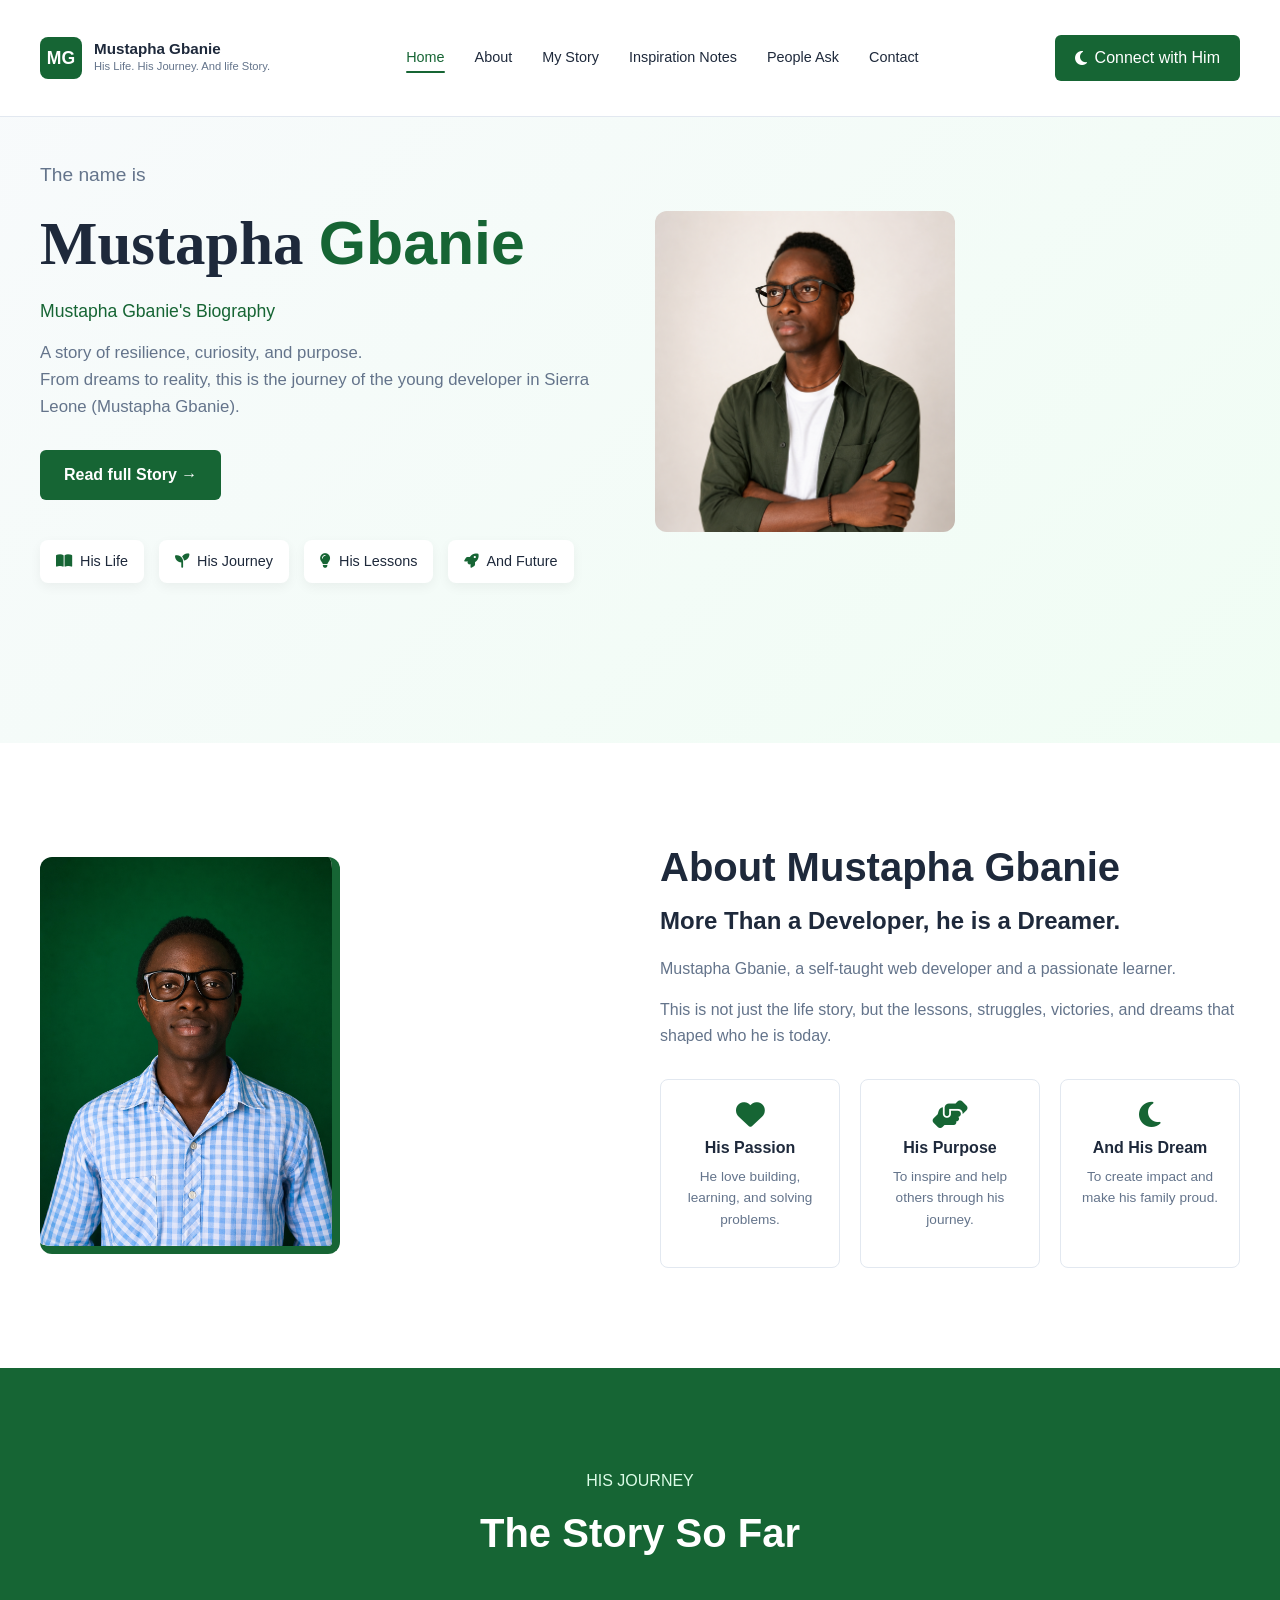
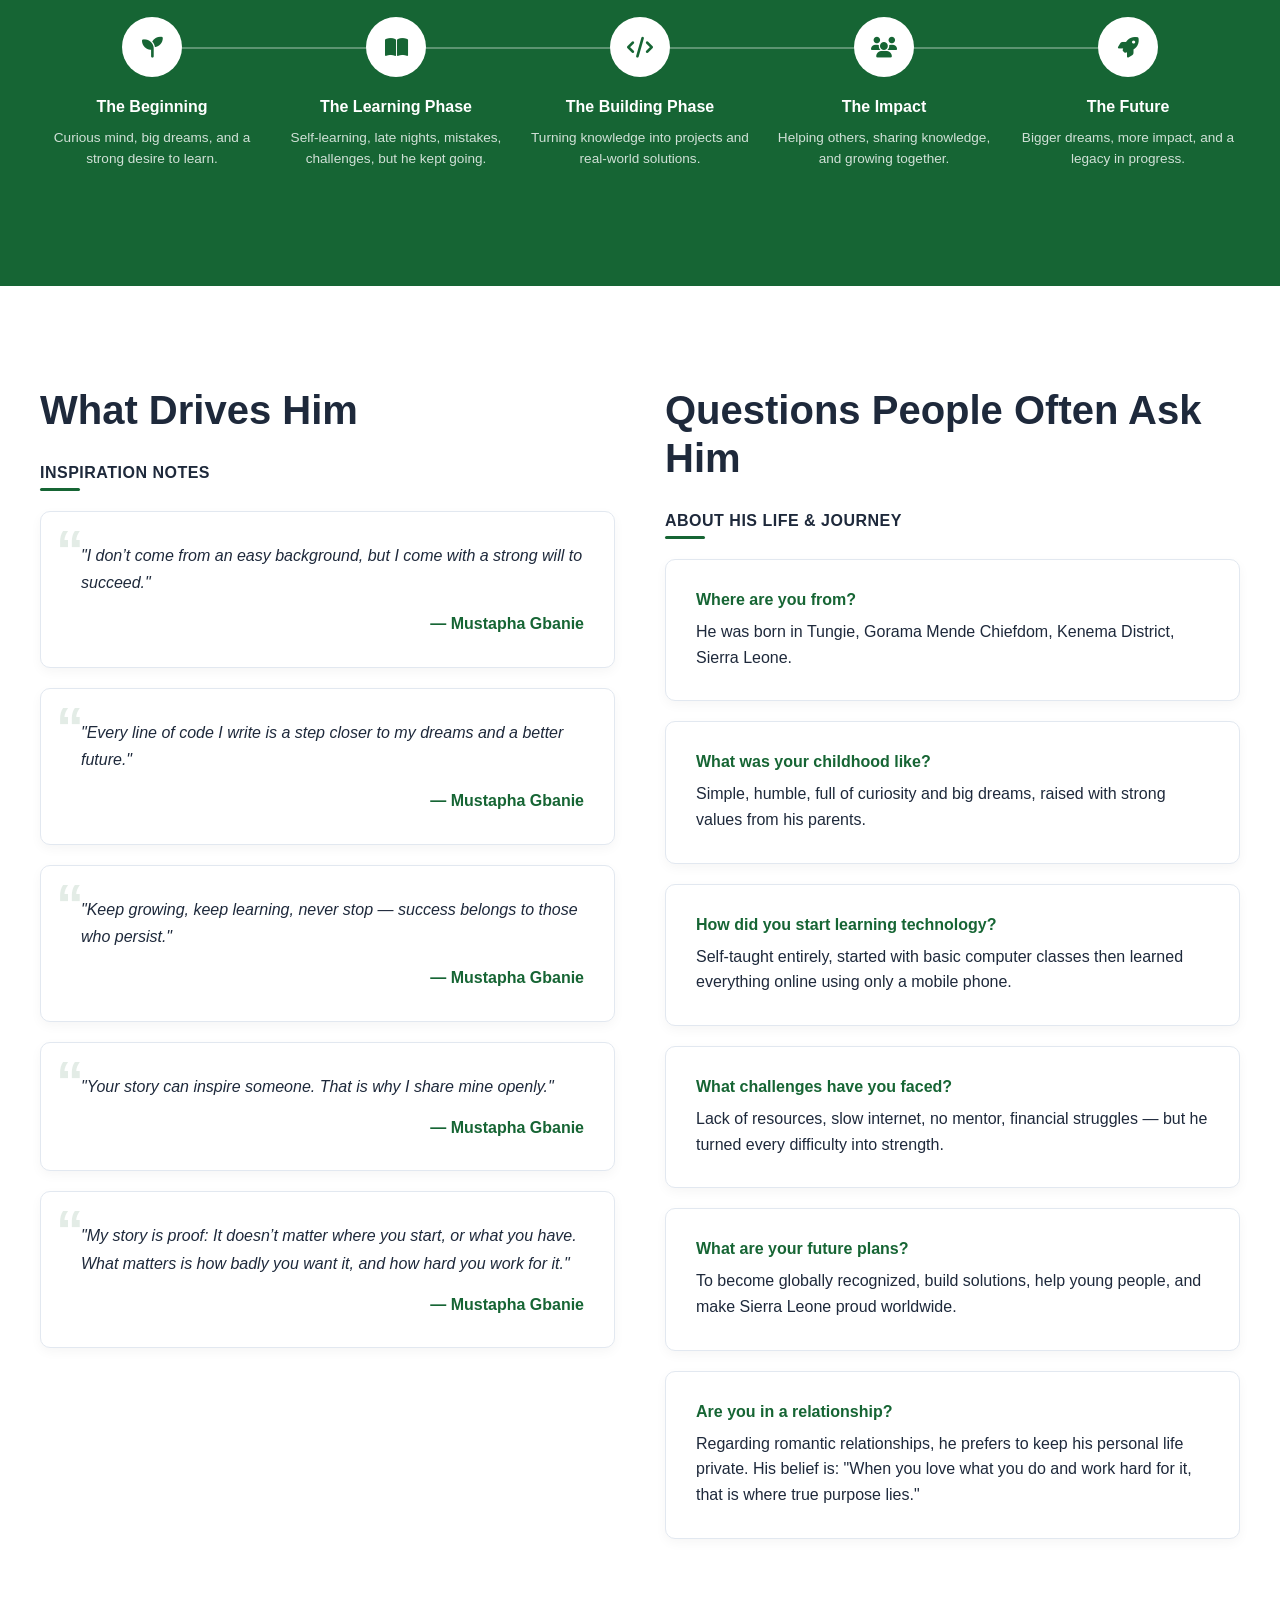
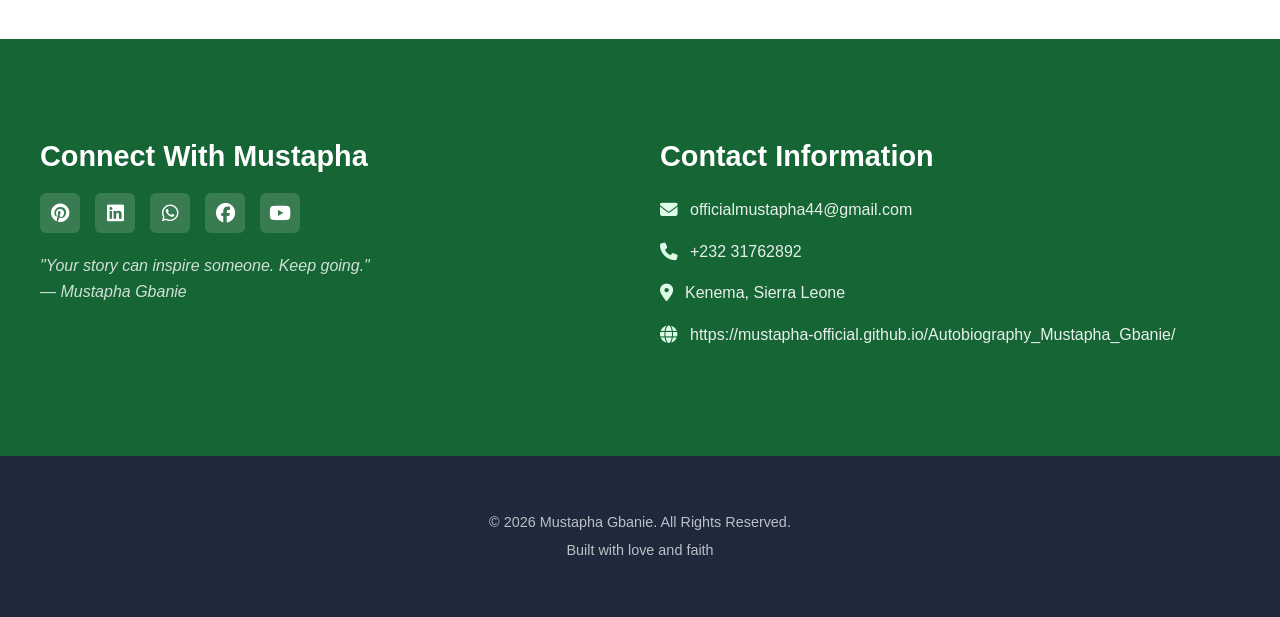
<file: index.html>
<!DOCTYPE html>
<html lang="en">
<head>
    <meta charset="UTF-8">
    <meta name="viewport" content="width=device-width, initial-scale=1.0">
    <meta name="google-site-verification" content="kUoNEZyaHHgk7iwT_O8pBj2s8zlIZLvoUZk-4N_OeV8" />
    <meta name="language" content="en">
    <meta name="author" content="Mustapha Gbanie">
    <meta name="robots" content="index, follow, max-image-preview:large, max-snippet:-1, max-video-preview:-1">
    <link rel="canonical" href="https://mustapha-official.github.io/Biography_Mustapha_Gbanie/">
    <meta name="msvalidate.01" content="C5AD6FC75478C789AB853C7C9F8C9426" />

    <title>Mustapha Gbanie | His Life, His Journey, And Story</title>
    <meta name="description" content="Mustapha Gbanie — Self-taught web developer from Sierra Leone. Built everything on mobile phone. A story of resilience, curiosity, purpose and success. Read my full biography here.">
    <meta name="keywords" content="Mustapha Gbanie, biography, web developer Sierra Leone, self taught developer, coding on mobile, my life story, Kenema, Sierra Leone tech, inspiration, success story">

    <meta property="og:title" content="Mustapha Gbanie — His Life, His Journey, And Story">
    <meta property="og:description" content="From nothing to global visibility. Self-taught developer, built all skills only on mobile phone. Story of faith, hard work and big dreams.">
    <meta property="og:type" content="website">
    <meta property="og:url" content="https://mustapha-official.github.io/Biography_Mustapha_Gbanie/">
    <meta property="og:site_name" content="Mustapha Gbanie | Official Biography">
    <meta property="og:image" content="profile.webp">
    <meta property="og:image:width" content="1200">
    <meta property="og:image:height" content="630">
    <meta property="og:locale" content="en_US">
    <link rel="stylesheet" href="style.css">
    <link rel="stylesheet" href="https://cdnjs.cloudflare.com/ajax/libs/font-awesome/6.4.0/css/all.min.css">
    <link rel="website icon" href="icon.jpg" />

</head>
<body>

<!--  HEADER -->
<header class="header">
    <div class="container">
        <div class="nav-wrapper">
            <div class="logo">
                <span class="logo-icon">MG</span>
                <div class="logo-text">
                    <h3>Mustapha Gbanie</h3>
                    <p>His Life. His Journey. And life Story.</p>
                </div>
            </div>

            <nav class="navbar">
                <a href="#" class="active">Home</a>
                <a href="#about">About</a>
                <a href="story.html">My Story</a>
                <a href="#inspiration">Inspiration Notes</a>
                <a href="#faq">People Ask</a>
                <a href="#contact">Contact</a>
            </nav>

            <a href="https://whatsapp.com/channel/0029VbCwWJ9ADTODLzw57G2C" class="connect-btn">
                <i class="fa-solid fa-moon"></i> Connect with Him
            </a>

            <button class="menu-toggle" id="menuToggle">
                <i class="fa-solid fa-bars"></i>
            </button>
        </div>
    </div>

    <!-- MOBILE DROPDOWN MENU -->
    <div class="mobile-menu" id="mobileMenu">
        <a href="#" class="active">Home</a>
        <a href="#about">About</a>
        <a href="story.html">My Story</a>
        <a href="#inspiration">Inspiration Notes</a>
        <a href="#faq">People Ask</a>
        <a href="#contact">Contact</a>
    </div>
</header>

<!-- HERO SECTION -->
<section class="hero">
    <div class="container hero-grid">
        <div class="hero-content">
            <p class="greet">The name is </p>
            <h1 style="font-family: Times New Roman;">Mustapha <span>Gbanie</span></h1>
            <p class="tagline">Mustapha Gbanie's Biography</p>
            <p class="hero-desc">
                A story of resilience, curiosity, and purpose.<br>
                From dreams to reality, this is the journey of the young developer in Sierra Leone (Mustapha Gbanie).
            </p>
            <a href="story.html" class="primary-btn">Read full Story →</a>

            <div class="hero-tabs">
                <div class="tab-item">
                    <i class="fa-solid fa-book-open"></i>
                    <span>His Life</span>
                </div>
                <div class="tab-item">
                    <i class="fa-solid fa-seedling"></i>
                    <span>His Journey</span>
                </div>
                <div class="tab-item">
                    <i class="fa-solid fa-lightbulb"></i>
                    <span>His Lessons</span>
                </div>
                <div class="tab-item">
                    <i class="fa-solid fa-rocket"></i>
                    <span>And Future</span>
                </div>
            </div>
        </div>
        <div class="hero-img">
            <img src="profile.webp" alt="Profile">
        </div>
    </div>
</section>

<!--  ABOUT ME SECTION -->
<section class="about" id="about">
    <div class="container about-grid">
        <div class="about-img">
            <img src="about.webp" alt="Mustapha Gbanie - Growing Every Day">
        </div>
        <div class="about-content">
            <h2>About Mustapha Gbanie</h2>
            <h3>More Than a Developer, he is a Dreamer.</h3>
            <p>
                Mustapha Gbanie, a self-taught web developer and a passionate learner.
            </p>
            <p>
                This is not just the life story, but the lessons, struggles, victories, and dreams that shaped who he is today.
            </p>

            <div class="about-features">
                <div class="feature-card">
                    <i class="fa-solid fa-heart"></i>
                    <h4>His Passion</h4>
                    <p>He love building, learning, and solving problems.</p>
                </div>
                <div class="feature-card">
                    <i class="fa-solid fa-hands-helping"></i>
                    <h4>His Purpose</h4>
                    <p>To inspire and help others through his journey.</p>
                </div>
                <div class="feature-card">
                    <i class="fa-solid fa-moon"></i>
                    <h4>And His Dream</h4>
                    <p>To create impact and make his family proud.</p>
                </div>
            </div>
        </div>
    </div>
</section>

<!--  MY JOURNEY TIMELINE -->
<section class="journey">
    <div class="container">
        <div class="section-heading center">
            <p>HIS JOURNEY</p>
            <h2>The Story So Far</h2>
        </div>

        <div class="timeline">
            <div class="timeline-item">
                <div class="timeline-icon"><i class="fa-solid fa-seedling"></i></div>
                <h4>The Beginning</h4>
                <p>Curious mind, big dreams, and a strong desire to learn.</p>
            </div>
            <div class="timeline-item">
                <div class="timeline-icon"><i class="fa-solid fa-book-open"></i></div>
                <h4>The Learning Phase</h4>
                <p>Self-learning, late nights, mistakes, challenges, but he kept going.</p>
            </div>
            <div class="timeline-item">
                <div class="timeline-icon"><i class="fa-solid fa-code"></i></div>
                <h4>The Building Phase</h4>
                <p>Turning knowledge into projects and real-world solutions.</p>
            </div>
            <div class="timeline-item">
                <div class="timeline-icon"><i class="fa-solid fa-users"></i></div>
                <h4>The Impact</h4>
                <p>Helping others, sharing knowledge, and growing together.</p>
            </div>
            <div class="timeline-item">
                <div class="timeline-icon"><i class="fa-solid fa-rocket"></i></div>
                <h4>The Future</h4>
                <p>Bigger dreams, more impact, and a legacy in progress.</p>
            </div>
        </div>
    </div>
</section>

<!--  INSPIRATION & QUESTIONS SECTION -->
<section class="inspiration" id="inspiration">
    <div class="container insp-grid">
        <!-- 📌 LEFT SIDE: INSPIRATION NOTES -->
        <div class="insp-left">
            <h2>What Drives Him</h2>
            <p class="sub-heading">Inspiration Notes</p>

            <div class="notes-container">
                <!-- Note 1 -->
                <div class="note-card">
                    <span class="quote-icon">“</span>
                    <p>"I don’t come from an easy background, but I come with a strong will to succeed."</p>
                    <span class="author">— Mustapha Gbanie</span>
                </div>

                <!-- Note 2 -->
                <div class="note-card">
                    <span class="quote-icon">“</span>
                    <p>"Every line of code I write is a step closer to my dreams and a better future."</p>
                    <span class="author">— Mustapha Gbanie</span>
                </div>

                <!-- Note 3 -->
                <div class="note-card">
                    <span class="quote-icon">“</span>
                    <p>"Keep growing, keep learning, never stop — success belongs to those who persist."</p>
                    <span class="author">— Mustapha Gbanie</span>
                </div>

                <!-- Note 4 -->
                <div class="note-card">
                    <span class="quote-icon">“</span>
                    <p>"Your story can inspire someone. That is why I share mine openly."</p>
                    <span class="author">— Mustapha Gbanie</span>
                </div>

                <!-- Note 5 -->
                <div class="note-card">
                    <span class="quote-icon">“</span>
                    <p>"My story is proof: It doesn’t matter where you start, or what you have. What matters is how badly you want it, and how hard you work for it."</p>
                    <span class="author">— Mustapha Gbanie</span>
                </div>
            </div>
        </div>

        <!-- 📌 RIGHT SIDE: COMMON QUESTIONS -->
        <div class="faq-right" id="faq">
            <h2>Questions People Often Ask Him</h2>
            <p class="sub-heading">About His Life & Journey</p>

            <div class="faq-container">
                <!-- Question 1 -->
                <div class="faq-card">
                    <h4>Where are you from?</h4>
                    <p>He was born in Tungie, Gorama Mende Chiefdom, Kenema District, Sierra Leone.</p>
                </div>

                <!-- Question 2 -->
                <div class="faq-card">
                    <h4>What was your childhood like?</h4>
                    <p>Simple, humble, full of curiosity and big dreams, raised with strong values from his parents.</p>
                </div>

                <!-- Question 3 -->
                <div class="faq-card">
                    <h4>How did you start learning technology?</h4>
                    <p>Self-taught entirely, started with basic computer classes then learned everything online using only a mobile phone.</p>
                </div>

                <!-- Question 4 -->
                <div class="faq-card">
                    <h4>What challenges have you faced?</h4>
                    <p>Lack of resources, slow internet, no mentor, financial struggles — but he turned every difficulty into strength.</p>
                </div>

                <!-- Question 5 -->
                <div class="faq-card">
                    <h4>What are your future plans?</h4>
                    <p>To become globally recognized, build solutions, help young people, and make Sierra Leone proud worldwide.</p>
                </div>

                <!-- Question 6 -->
                <div class="faq-card">
                    <h4>Are you in a relationship?</h4>
                    <p>Regarding romantic relationships, he prefers to keep his personal life private. His belief is: "When you love what you do and work hard for it, that is where true purpose lies."</p>
                </div>
            </div>
        </div>
    </div>
</section>




<!--  CONTACT SECTION -->
<section class="contact" id="contact">
    <div class="container contact-grid">
        <div class="contact-left">
            <h3>Connect With Mustapha</h3>
            <div class="social-links">
                <a href="https://pin.it/5mCDcfsTW"><i class="fa-brands fa-pinterest"></i></a>
                
                <a href="https://www.linkedin.com/in/mustapha-gbanie-friendly-dev"><i class="fa-brands fa-linkedin"></i></a>
                
                <a href="https://wa.me/23231762892"><i class="fa-brands fa-whatsapp"></i></a>
                
                <a href="https://www.facebook.com/profile.php?id=61588962786973"><i class="fa-brands fa-facebook"></i></a>
                
                <a href="https://www.youtube.com/@Dr.Kabeer"><i class="fa-brands fa-youtube"></i></a>
            </div>
            <p class="quote">
                "Your story can inspire someone. Keep going."<br>
                — Mustapha Gbanie
            </p>
        </div>

        <div class="contact-right">
            <h3>Contact Information</h3>
            <ul class="contact-info">
                <li><i class="fa-solid fa-envelope"></i> officialmustapha44@gmail.com</li>
                
                <li><i class="fa-solid fa-phone"></i> +232 31762892</li>
                
                <li><i class="fa-solid fa-location-dot"></i> Kenema, Sierra Leone</li>
                
                <li><i class="fa-solid fa-globe"></i> https://mustapha-official.github.io/Autobiography_Mustapha_Gbanie/</li>
            </ul>
        </div>
    </div>
</section>

<!--  FOOTER -->
<footer class="footer">
    <div class="container">
        <p>&copy; 2026 Mustapha Gbanie. All Rights Reserved.</p>
        <p>Built with love and faith</p>
    </div>
</footer>

<script src="script.js"></script>
</body>
</html>
</file>
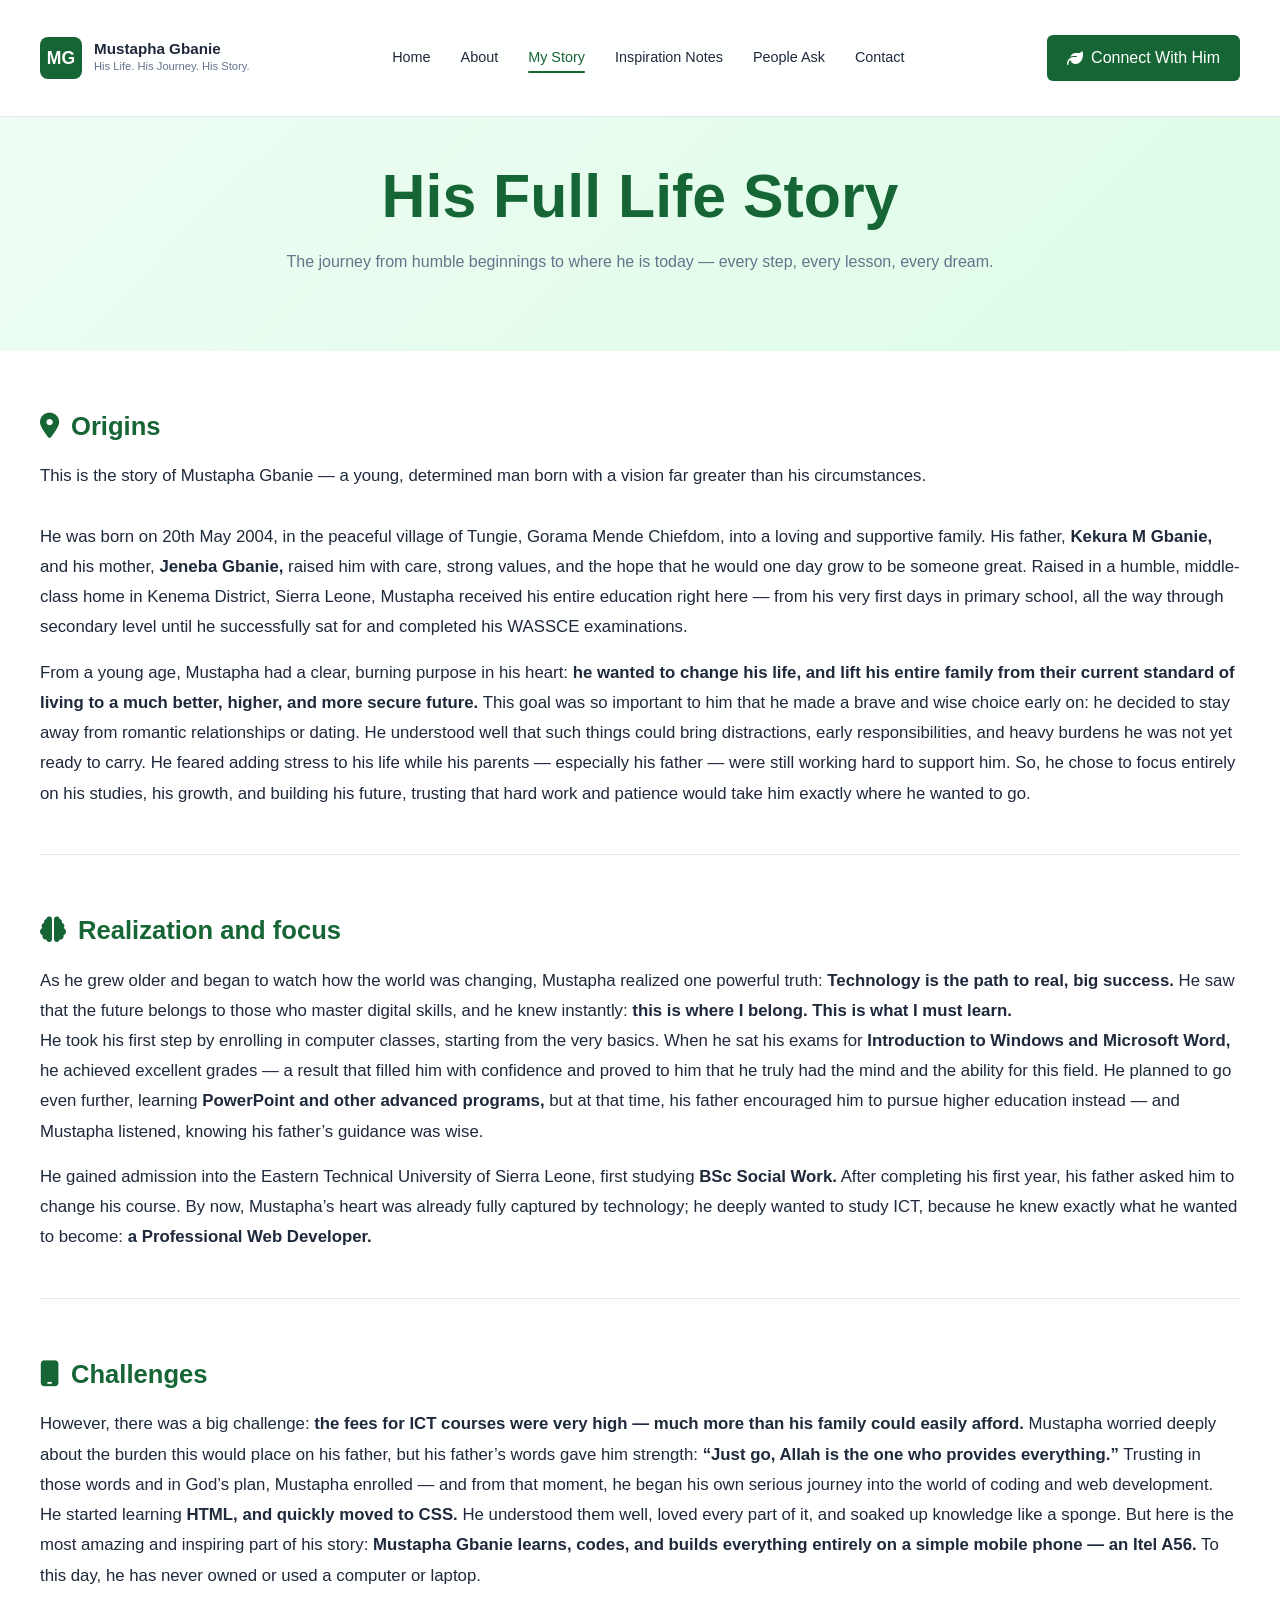
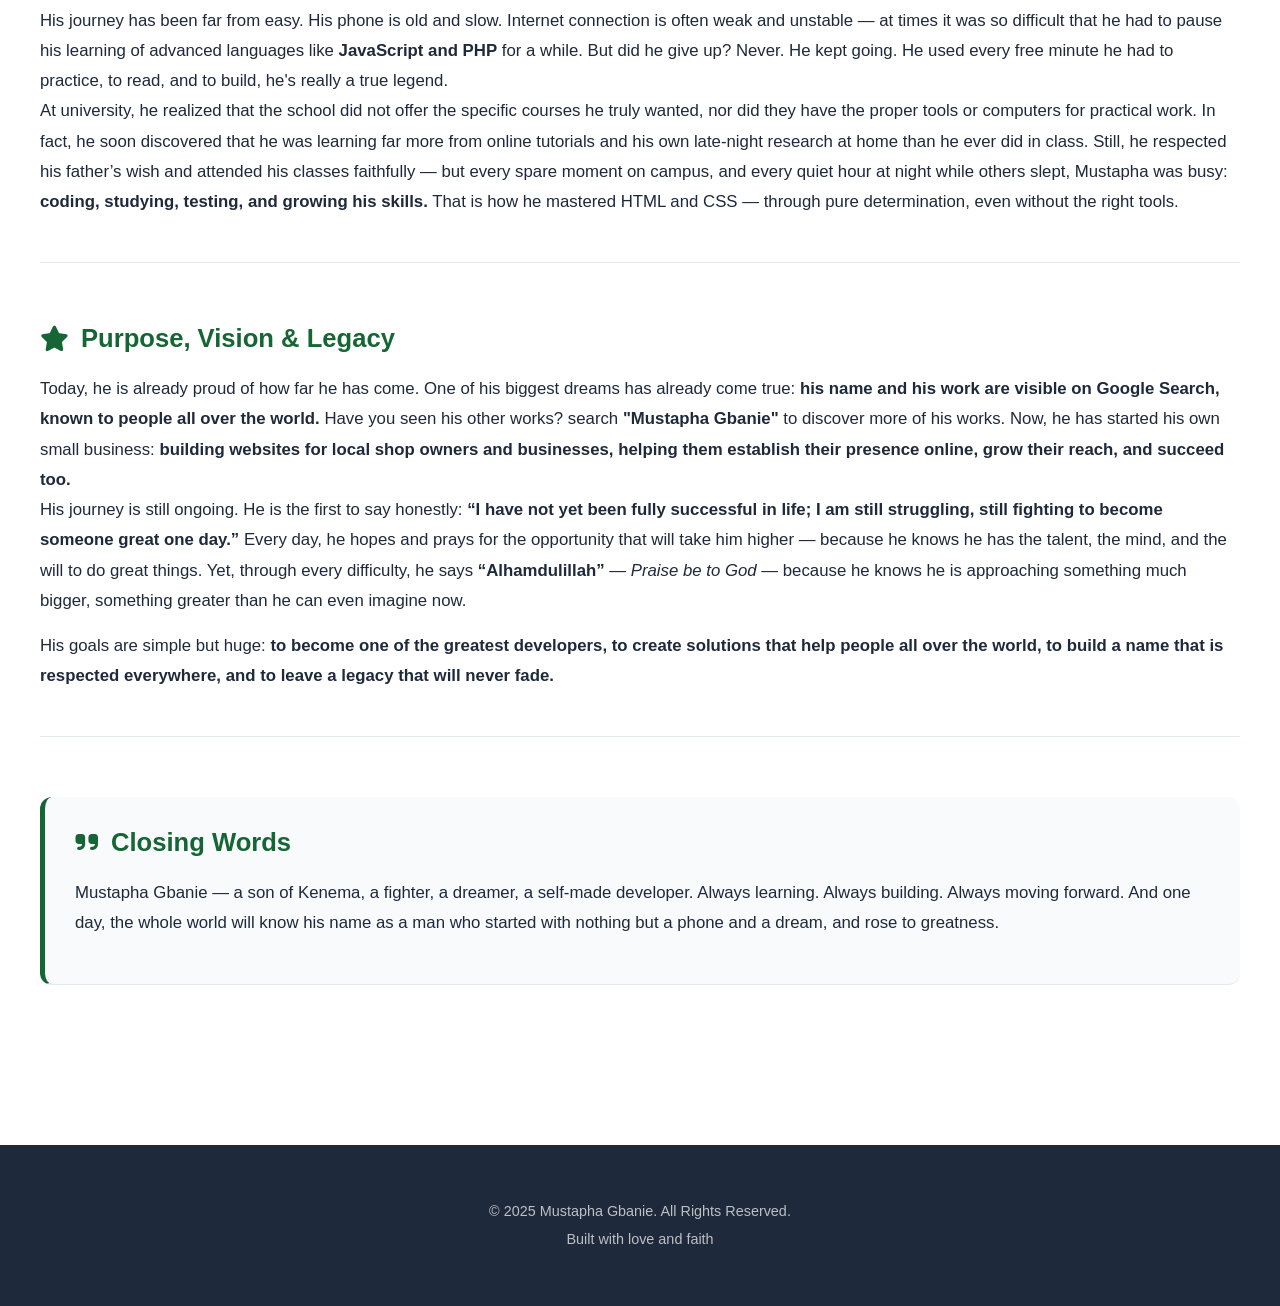
<file: story.html>
<!DOCTYPE html>
<html lang="en">
<head>
    <meta charset="UTF-8">
    <meta name="viewport" content="width=device-width, initial-scale=1.0">
    <meta name="google-site-verification" content="kUoNEZyaHHgk7iwT_O8pBj2s8zlIZLvoUZk-4N_OeV8" />
    <meta name="language" content="en">
    <meta name="author" content="Mustapha Gbanie">
    <meta name="robots" content="index, follow, max-image-preview:large, max-snippet:-1, max-video-preview:-1">
    <link rel="canonical" href="https://mustapha-official.github.io/Biography_Mustapha_Gbanie/story.html">

    <title>My Full Story | Mustapha Gbanie — Biography</title>
    <meta name="description" content="Read the full life story of Mustapha Gbanie — from humble beginnings in Tungie, Kenema, to becoming a self-taught web developer building everything only on a mobile phone. A story of faith, struggle, passion and success.">
    <meta name="keywords" content="Mustapha Gbanie story, Youngest developer in Sierra Leone, full biography, my life journey, self taught developer, coding on mobile, Sierra Leone success story, Kenema, inspiring life story">

    <meta property="og:title" content="Mustapha Gbanie — My Full Life Story">
    <meta property="og:description" content="Read my full journey: where I started, challenges I faced, how I learned tech, and what drives me today. A true story from Sierra Leone.">
    <meta property="og:type" content="website">
    <meta property="og:url" content="https://mustapha-official.github.io/Biography_Mustapha_Gbanie/story.html">
    <meta property="og:site_name" content="Mustapha Gbanie | Official Biography">
    <meta property="og:image" content="profile.webp">
    <meta property="og:image:width" content="1200">
    <meta property="og:image:height" content="630">
    <meta property="og:locale" content="en_US">
    <link rel="stylesheet" href="style.css">
    <link rel="stylesheet" href="https://cdnjs.cloudflare.com/ajax/libs/font-awesome/6.4.0/css/all.min.css">
    <link rel="website icon" href="icon.jpg" />
</head>
<body>

<!-- HEADER AS HOME -->
<header class="header">
    <div class="container">
        <div class="nav-wrapper">
            <div class="logo">
                <span class="logo-icon">MG</span>
                <div class="logo-text">
                    <h3>Mustapha Gbanie</h3>
                    <p>His Life. His Journey. His Story.</p>
                </div>
            </div>

            <nav class="navbar">
                <a href="index.html">Home</a>
                <a href="index.html#about">About</a>
                <a href="#" class="active">My Story</a>
                <a href="index.html#inspiration">Inspiration Notes</a>
                <a href="index.html#faq">People Ask</a>
                <a href="index.html#contact">Contact</a>
            </nav>

            <a href="index.html#contact" class="connect-btn">
                <i class="fa-solid fa-leaf"></i> Connect With Him
            </a>

            <button class="menu-toggle" id="menuToggle">
                <i class="fa-solid fa-bars"></i>
            </button>
        </div>
    </div>

    <!--  MOBILE DROPDOWN MENU -->
    <div class="mobile-menu" id="mobileMenu">
        <a href="index.html">Home</a>
        <a href="index.html#about">About</a>
        <a href="#" class="active">My Story</a>
        <a href="index.html#inspiration">Inspiration Notes</a>
        <a href="index.html#faq">People Ask</a>
        <a href="index.html#contact">Contact</a>
    </div>
</header>

<!-- STORY BANNER -->
<section class="story-banner">
    <div class="container">
        <h1>His Full Life Story</h1>
        <p>The journey from humble beginnings to where he is today — every step, every lesson, every dream.</p>
    </div>
</section>

<!-- STORY CONTENT -->
<section class="story-content">
    <div class="container">

        <!-- CHAPTER 1: ORIGINS  -->
        <div class="story-chapter">
            <h2><i class="fa-solid fa-location-dot"></i> Origins</h2>
            <div class="story-text">
                <!-- NOTES -->
                <p>This is the story of Mustapha Gbanie — a young, determined man born with a vision far greater than his circumstances.
                        <br /><br />
                He was born on 20th May 2004, in the peaceful village of Tungie, Gorama Mende Chiefdom, into a loving and supportive family. His father, <strong>Kekura M Gbanie,</strong> and his mother, <strong>Jeneba Gbanie,</strong> raised him with care, strong values, and the hope that he would one day grow to be someone great. Raised in a humble, middle-class home in Kenema District, Sierra Leone, Mustapha received his entire education right here — from his very first days in primary school, all the way through secondary level until he successfully sat for and completed his WASSCE examinations.</p>
                
                <p>From a young age, Mustapha had a clear, burning purpose in his heart: <strong>he wanted to change his life, and lift his entire family from their current standard of living to a much better, higher, and more secure future.</strong> This goal was so important to him that he made a brave and wise choice early on: he decided to stay away from romantic relationships or dating. He understood well that such things could bring distractions, early responsibilities, and heavy burdens he was not yet ready to carry. He feared adding stress to his life while his parents — especially his father — were still working hard to support him. So, he chose to focus entirely on his studies, his growth, and building his future, trusting that hard work and patience would take him exactly where he wanted to go.</p>
            </div>
        </div>

        <!-- CHAPTER 2:  SENSITIVITY -->
        <div class="story-chapter">
            <h2><i class="fa-solid fa-brain"></i> Realization and focus</h2>
            <div class="story-text">
                <!-- NOTES -->
                <p>As he grew older and began to watch how the world was changing, Mustapha realized one powerful truth: <strong>Technology is the path to real, big success.</strong> He saw that the future belongs to those who master digital skills, and he knew instantly: <strong>this is where I belong. This is what I must learn.</strong>
                    <br />
                    He took his first step by enrolling in computer classes, starting from the very basics. When he sat his exams for <strong>Introduction to Windows and Microsoft Word,</strong> he achieved excellent grades — a result that filled him with confidence and proved to him that he truly had the mind and the ability for this field. He planned to go even further, learning <strong>PowerPoint and other advanced programs,</strong> but at that time, his father encouraged him to pursue higher education instead — and Mustapha listened, knowing his father’s guidance was wise.</p>
                    
                <p>He gained admission into the Eastern Technical University of Sierra Leone, first studying <strong>BSc Social Work.</strong> After completing his first year, his father asked him to change his course. By now, Mustapha’s heart was already fully captured by technology; he deeply wanted to study ICT, because he knew exactly what he wanted to become: <strong>a Professional Web Developer.</strong></p>
            </div>
        </div>

        <!-- CHAPTER 3: Challenges and constraints-->
        <div class="story-chapter">
            <h2><i class="fa-solid fa-mobile"></i> Challenges</h2>
            <div class="story-text">
                <!-- NOTES -->
                <p>However, there was a big challenge: <strong>the fees for ICT courses were very high — much more than his family could easily afford.</strong> Mustapha worried deeply about the burden this would place on his father, but his father’s words gave him strength: <strong>“Just go, Allah is the one who provides everything.”</strong> Trusting in those words and in God’s plan, Mustapha enrolled — and from that moment, he began his own serious journey into the world of coding and web development.
 <br />
                He started learning <strong>HTML, and quickly moved to CSS.</strong> He understood them well, loved every part of it, and soaked up knowledge like a sponge. But here is the most amazing and inspiring part of his story: <strong>Mustapha Gbanie learns, codes, and builds everything entirely on a simple mobile phone — an Itel A56.</strong> To this day, he has never owned or used a computer or laptop.</p>
                <p>His journey has been far from easy. His phone is old and slow. Internet connection is often weak and unstable — at times it was so difficult that he had to pause his learning of advanced languages like <strong>JavaScript and PHP</strong> for a while. But did he give up? Never. He kept going. He used every free minute he had to practice, to read, and to build, he's really a true legend.
                <br />
                At university, he realized that the school did not offer the specific courses he truly wanted, nor did they have the proper tools or computers for practical work. In fact, he soon discovered that he was learning far more from online tutorials and his own late-night research at home than he ever did in class. Still, he respected his father’s wish and attended his classes faithfully — but every spare moment on campus, and every quiet hour at night while others slept, Mustapha was busy: <strong>coding, studying, testing, and growing his skills.</strong> That is how he mastered HTML and CSS — through pure determination, even without the right tools.</p>
            </div>
        </div>


        <!-- CHAPTER 4: PURPOSE & LEGACY -->
        <div class="story-chapter">
            <h2><i class="fa-solid fa-star"></i> Purpose, Vision & Legacy</h2>
            <div class="story-text">
                <!-- NOTES -->
                <p>Today, he is already proud of how far he has come. One of his biggest dreams has already come true: <strong>his name and his work are visible on Google Search, known to people all over the world.</strong> Have you seen his other works? search <strong>"Mustapha Gbanie"</strong> to discover more of his works.
                Now, he has started his own small business: <strong>building websites for local shop owners and businesses, helping them establish their presence online, grow their reach, and succeed too.</strong>
 <br />
                His journey is still ongoing. He is the first to say honestly: <strong>“I have not yet been fully successful in life; I am still struggling, still fighting to become someone great one day.”</strong> Every day, he hopes and prays for the opportunity that will take him higher — because he knows he has the talent, the mind, and the will to do great things. Yet, through every difficulty, he says <strong>“Alhamdulillah”</strong> — <i>Praise be to God</i> — because he knows he is approaching something much bigger, something greater than he can even imagine now.</p>
                <p>His goals are simple but huge: <strong>to become one of the greatest developers, to create solutions that help people all over the world, to build a name that is respected everywhere, and to leave a legacy that will never fade.</strong></p>
            </div>
        </div>

        <!-- FINAL NOTE -->
        <div class="story-chapter final-note">
            <h2><i class="fa-solid fa-quote-right"></i> Closing Words</h2>
            <div class="story-text">
                <!-- CLOSING NOTE -->
                <p>Mustapha Gbanie — a son of Kenema, a fighter, a dreamer, a self-made developer. Always learning. Always building. Always moving forward. And one day, the whole world will know his name as a man who started with nothing but a phone and a dream, and rose to greatness.</p>
            </div>
        </div>

    </div>
</section>

<!--  FOOTER -->
<footer class="footer">
    <div class="container">
        <p>&copy; 2025 Mustapha Gbanie. All Rights Reserved.</p>
        <p>Built with love and faith</p>
    </div>
</footer>

<script src="script.js"></script>
</body>
</html>
</file>
<file: style.css>
/* ==========================================
   MUSTAPHA GBANIE - BIOGRAPHY
   STYLE.CSS — FULLY COMPLETE & RESPONSIVE
========================================== */

/* ----------  FONTS & VARIABLES ---------- */
@import url('https://fonts.googleapis.com/css2?family=Inter:wght@300;400;500;600;700;800&display=swap');

:root {
    --primary: #166534;       /* Deep Green — EXACT COLOR */
    --primary-light: #228649;
    --primary-fade: #dcfce7;
    --dark: #1e293b;
    --gray: #64748b;
    --light: #f8fafc;
    --white: #ffffff;
    --border: #e2e8f0;
    --shadow: 0 10px 30px rgba(0,0,0,0.08);
    --transition: all 0.3s ease;
}

* {
    margin: 0;
    padding: 0;
    box-sizing: border-box;
    font-family: sans-serif;
}

html {
    scroll-behavior: smooth;
}

body {
    color: var(--dark);
    background: var(--white);
    line-height: 1.6;
}

a {
    text-decoration: none;
    color: inherit;
}

ul {
    list-style: none;
}

img {
    max-width: 100%;
    height: auto;
    display: block;
}

.container {
    max-width: 1200px;
    margin: 0 auto;
   padding: 20px 0;
}

section {
    padding: 80px 0;
}

h1, h2, h3, h4 {
    font-weight: 700;
    line-height: 1.2;
    margin-bottom: 1rem;
}

h1 { font-size: clamp(2.5rem, 5vw, 3.8rem); }
h2 { font-size: clamp(1.8rem, 4vw, 2.5rem); }
h3 { font-size: clamp(1.3rem, 3vw, 1.8rem); }

p {
    margin-bottom: 1rem;
    color: var(--gray);
    font-weight: 400;
}

.center {
    text-align: center;
}

/* ----------  BUTTONS ---------- */
.primary-btn {
    display: inline-flex;
    align-items: center;
    gap: 8px;
    background: var(--primary);
    color: var(--white);
    padding: 12px 24px;
    border-radius: 6px;
    font-weight: 600;
    transition: var(--transition);
    border: none;
}

.primary-btn:hover {
    background: var(--primary-light);
    transform: translateY(-2px);
    box-shadow: var(--shadow);
}

.connect-btn {
    display: flex;
    align-items: center;
    gap: 8px;
    background: var(--primary);
    color: var(--white);
    padding: 10px 20px;
    border-radius: 6px;
    font-weight: 500;
    transition: var(--transition);
}

.connect-btn:hover {
    background: var(--primary-light);
}

/* ---------- HEADER ---------- */
.header {
    position: fixed;
    top: 0;
    left: 0;
    width: 100%;
    background: rgba(255,255,255,0.95);
    backdrop-filter: blur(10px);
    z-index: 999;
    padding: 15px 0;
    border-bottom: 1px solid var(--border);
    transition: var(--transition);
}

.header.sticky {
    box-shadow: var(--shadow);
}

.nav-wrapper {
    display: flex;
    align-items: center;
    justify-content: space-between;
}

.logo {
    display: flex;
    align-items: center;
    gap: 12px;
}

.logo-icon {
    width: 42px;
    height: 42px;
    background: var(--primary);
    color: var(--white);
    border-radius: 8px;
    display: grid;
    place-items: center;
    font-weight: 700;
    font-size: 1.1rem;
}

.logo-text h3 {
    font-size: 0.95rem;
    margin: 0;
    color: var(--dark);
}

.logo-text p {
    font-size: 0.7rem;
    margin: 0;
    color: var(--gray);
}

.navbar {
    display: flex;
    gap: 30px;
    align-items: center;
}

.navbar a {
    font-weight: 500;
    color: var(--dark);
    transition: var(--transition);
    position: relative;
    font-size: 0.9rem;
}

.navbar a:hover,
.navbar a.active {
    color: var(--primary);
}

.navbar a.active::after {
    content: '';
    position: absolute;
    bottom: -4px;
    left: 0;
    width: 100%;
    height: 2px;
    background: var(--primary);
    border-radius: 2px;
}

.menu-toggle {
    display: none;
    font-size: 1.5rem;
    background: transparent;
    border: none;
    color: var(--dark);
    cursor: pointer;
}

/*  MOBILE DROPDOWN MENU */
.mobile-menu {
    position: absolute;
    top: 100%;
    right: 0;
    width: 60%;
    background: var(--white);
    padding: 20px;
    flex-direction: column;
    gap: 15px;
    box-shadow: var(--shadow);
    display: none;
}

.mobile-menu.active {
    display: flex;
}

.mobile-menu a {
    padding: 10px 0;
    font-weight: 500;
    border-bottom: 2px solid #f1f5f9;
    color: var(--dark);
}

.mobile-menu a:hover,
.mobile-menu a.active {
    color: var(--primary);
}

/* ----------  HERO SECTION ---------- */
.hero {
    padding: 140px 20px;
    background: linear-gradient(135deg, #f8fafc 0%, #f0fdf4 100%);
}

.hero-grid {
    display: grid;
    grid-template-columns: 1fr 1fr;
    gap: 30px;
    align-items: center;
}

.greet {
    font-size: 1.2rem;
    color: var(--gray);
    font-weight: 500;
}

.hero h1 span {
    color: var(--primary);
}

.tagline {
    font-size: 1.1rem;
    color: var(--primary);
    font-weight: 500;
    margin: 15px 0;
    display: flex;
    align-items: center;
    gap: 8px;
}

.hero-desc {
    font-size: 1.05rem;
    margin-bottom: 30px;
}

.hero-tabs {
    display: flex;
    gap: 15px;
    margin-top: 40px;
    flex-wrap: wrap;
}

.tab-item {
    display: flex;
    align-items: center;
    gap: 8px;
    background: var(--white);
    padding: 10px 16px;
    border-radius: 8px;
    box-shadow: 0 4px 12px rgba(0,0,0,0.05);
    font-weight: 500;
    transition: var(--transition);
    font-size: 0.9rem;
}

.tab-item:hover {
    transform: translateY(-3px);
    color: var(--primary);
}

.tab-item i {
    color: var(--primary);
}

.hero-img img {
    border-radius: 12px;
    width: 300px;
    height: auto;
}

/* ----------  ABOUT SECTION ---------- */
.about {
    background: var(--white);
}

.about-grid {
    display: grid;
    grid-template-columns: 1fr 1fr;
    gap: 40px;
    align-items: center;
}

.about-img img {
    width: 300px;
    height: auto;
    border-radius: 12px;
    border-right: 8px solid var(--primary);
    border-bottom: 8px solid var(--primary);
}

.about-content h3 {
    color: var(--dark);
    font-size: 1.5rem;
    margin-bottom: 20px;
}

.about-features {
    display: grid;
    grid-template-columns: repeat(3, 1fr);
    gap: 20px;
    margin-top: 30px;
}

.feature-card {
    text-align: center;
    padding: 20px;
    background: var(--white);
    border: 1px solid var(--border);
    border-radius: 8px;
    transition: var(--transition);
}

.feature-card:hover {
    border-color: var(--primary);
    background: var(--primary-fade);
}

.feature-card i {
    font-size: 1.8rem;
    color: var(--primary);
    margin-bottom: 10px;
}

.feature-card h4 {
    font-size: 1rem;
    margin-bottom: 8px;
}

.feature-card p {
    font-size: 0.85rem;
}

/* ----------  JOURNEY TIMELINE ---------- */
.journey {
    background: var(--primary);
    color: var(--white);
}

.journey .section-heading p {
    color: var(--primary-fade);
    font-weight: 500;
}

.timeline {
    display: grid;
    grid-template-columns: repeat(5, 1fr);
    gap: 20px;
    margin-top: 60px;
    position: relative;
}

.timeline::before {
    content: '';
    position: absolute;
    top: 30px;
    left: 10%;
    right: 10%;
    height: 2px;
    background: rgba(255,255,255,0.3);
    z-index: 1;
}

.timeline-item {
    text-align: center;
    position: relative;
    z-index: 2;
}

.timeline-icon {
    width: 60px;
    height: 60px;
    background: var(--white);
    color: var(--primary);
    border-radius: 50%;
    display: grid;
    place-items: center;
    font-size: 1.3rem;
    margin: 0 auto 20px;
    border: 4px solid rgba(255,255,255,0.3);
}

.timeline-item h4 {
    font-size: 1rem;
    margin-bottom: 10px;
}

.timeline-item p {
    color: rgba(255,255,255,0.8);
    font-size: 0.85rem;
}

/* ==========================================
   INSPIRATION & FAQ SECTION — FIXED VERSION
========================================== */

.inspiration {
    background-color: var(--primary-pale); 
    padding: 80px 0;
    overflow: hidden;
}

.insp-grid {
    display: grid;
    grid-template-columns: 1fr;
    gap: 30px;
    align-items: center;
}

.sub-heading {
    color: var(--primary);
    font-weight: 500;
    margin: 10px 0 30px;
    display: inline-block;
    position: relative;
}

.sub-heading::after {
    content: '';
    position: absolute;
    bottom: -5px;
    left: 0;
    width: 40px;
    height: 2px;
    background: var(--primary);
}


/* ---------- INSPIRATION & FAQ SECTION — FINAL VERSION ---------- */
.inspiration {
    background-color: var(--primary-pale);
    padding: clamp(50px, 8vw, 80px) 0;
}

.insp-grid {
    display: grid;
    grid-template-columns: repeat(2, 1fr);
    gap: clamp(30px, 5vw, 50px); 
    align-items: start;
}

.sub-heading {
    color: var(--primary-dark);
    font-weight: 600;
    font-size: var(--fs-small);
    text-transform: uppercase;
    letter-spacing: 0.5px;
    margin-bottom: 25px;
    position: relative;
    display: inline-block;
}

.sub-heading::after {
    content: '';
    position: absolute;
    bottom: -5px;
    left: 0;
    width: 40px;
    height: 3px;
    background-color: var(--primary); 
    border-radius: 2px;
}

/* INSPIRATION NOTE CARDS */
.notes-container {
    display: flex;
    flex-direction: column;
    gap: 20px;
}

.note-card {
    background-color: var(--white); 
    padding: clamp(10px, 5vw, 30px);
    border-radius: 10px;
    border: 1px solid var(--border);
    box-shadow: 0 4px 12px rgba(0, 0, 0, 0.04); 
    position: relative;
}

.quote-icon {
    font-size: 3.5rem;
    color: rgba(22, 101, 52, 0.12); 
    font-weight: bold;
    position: absolute;
    top: 10px;
    left: 15px;
    line-height: 1;
}

.note-card p {
    position: relative;
    z-index: 2;
    font-style: italic;
    font-size: var(--fs-body);
    color: var(--text-dark);
    line-height: 1.7;
    margin: 0 0 15px 0;
    padding-left: 10px;
}

.author {
    display: block;
    text-align: right;
    font-weight: 600;
    color: var(--primary); 
    font-size: var(--fs-small);
}

/* ❓ FAQ / QUESTION CARDS */
.faq-container {
    display: flex;
    flex-direction: column;
    gap: 20px;
}

.faq-card {
    background-color: var(--white); 
    padding: clamp(20px, 5vw, 30px);
    border-radius: 10px;
    border: 1px solid var(--border);
    box-shadow: 0 4px 12px rgba(0, 0, 0, 0.04);
}

.faq-card h4 {
    color: var(--primary); 
    font-size: var(--fs-h4);
    margin-bottom: 10px;
}

.faq-card p {
    color: var(--text-dark);
    line-height: 1.6;
    margin: 0;
    font-size: var(--fs-body);
}

/* 📱 MOBILE RESPONSIVE — 1 COLUMN ONLY */
@media (max-width: 768px) {
    .insp-grid {
        grid-template-columns: 1fr; 
        gap: 30px;
    }
}



/* ---------- STORY PAGE ---------- */
.story-banner {
    padding-top: 140px;
    padding-bottom: 40px;
    background: linear-gradient(135deg, #f0fdf4 0%, #dcfce7 100%);
    text-align: center;
}

.story-banner h1 {
    color: var(--primary);
}

.story-content {
    padding-top: 40px;
}

.story-chapter {
    margin-bottom: 60px;
    padding-bottom: 30px;
    border-bottom: 1px solid var(--border);
}

.story-chapter h2 {
    color: var(--primary);
    font-size: 1.6rem;
    display: flex;
    align-items: center;
    gap: 12px;
    margin-bottom: 20px;
}

.story-text p {
    font-size: 1.05rem;
    margin-bottom: 15px;
    color: var(--dark);
    line-height: 1.8;
}

.final-note {
    background: var(--light);
    padding: 30px;
    border-radius: 12px;
    border-left: 5px solid var(--primary);
}

/* ---------- CONTACT ---------- */
.contact {
    background: var(--primary);
    color: var(--white);
}

.contact-grid {
    display: grid;
    grid-template-columns: 1fr 1fr;
    gap: 40px;
}

.contact-left h3, .contact-right h3 {
    color: var(--white);
}

.social-links {
    display: flex;
    gap: 15px;
    margin: 20px 0;
}

.social-links a {
    width: 40px;
    height: 40px;
    background: rgba(255,255,255,0.15);
    border-radius: 6px;
    display: grid;
    place-items: center;
    font-size: 1.2rem;
    transition: var(--transition);
}

.social-links a:hover {
    background: var(--white);
    color: var(--primary);
}

.quote {
    font-style: italic;
    color: rgba(255,255,255,0.8);
    font-size: 1rem;
}

.contact-info li {
    display: flex;
    align-items: center;
    gap: 12px;
    padding: 8px 0;
    color: rgba(255,255,255,0.9);
}

.contact-info li i {
    color: var(--primary-fade);
    font-size: 1.1rem;
}

/* ----------  FOOTER ---------- */
.footer {
    background: var(--dark);
    color: var(--white);
    padding: 30px 0;
    text-align: center;
}

.footer p {
    color: rgba(255,255,255,0.7);
    font-size: 0.9rem;
    margin: 5px 0;
}

/* ==========================================
   📱 FULLY RESPONSIVE MEDIA QUERIES
========================================== */

/* ---------- TABLET: 992px and below ---------- */
@media (max-width: 992px) {
    .navbar, .connect-btn {
        display: none;
    }

    .menu-toggle {
        display: block;
    }

    .hero-grid, .about-grid, .insp-grid, .contact-grid {
        grid-template-columns: 1fr;
        gap: 40px;
    }

    .hero-img {
        order: -1;
    }

    .timeline {
        grid-template-columns: 1fr;
        gap: 30px;
    }

    .timeline::before {
        display: none;
    }

    .about-features {
        grid-template-columns: 1fr;
        gap: 15px;
    }
}

/* ---------- MOBILE: 600px and below ---------- */
@media (max-width: 600px) {
    section {
        padding: 50px 20px;
    }

    .logo-text h3 {
        font-size: 0.85rem;
    }

    .logo-text p {
        font-size: 0.6rem;
    }

    .hero h1 {
        font-size: 2rem;
    }

    .timeline {
        grid-template-columns: 1fr;
    }

    .hero-tabs {
        justify-content: center;
    }

   .hero-img img,
   .about-img img{
       width: 300px;
      over-flow: hidden;
   }

    .tab-item {
        flex-direction: column;
        justify-content: center;
    }

    .story-chapter h2 {
        font-size: 1.3rem;
    }

   .hero-grid,
   .about-grid,
   .insp-grid,
   .contact-grid,
   .about-features{
        grid-template-columns: 1fr;
        gap: 30px;
   }

   . social-links{
      flex-direction: column;
   }
}
</file>
